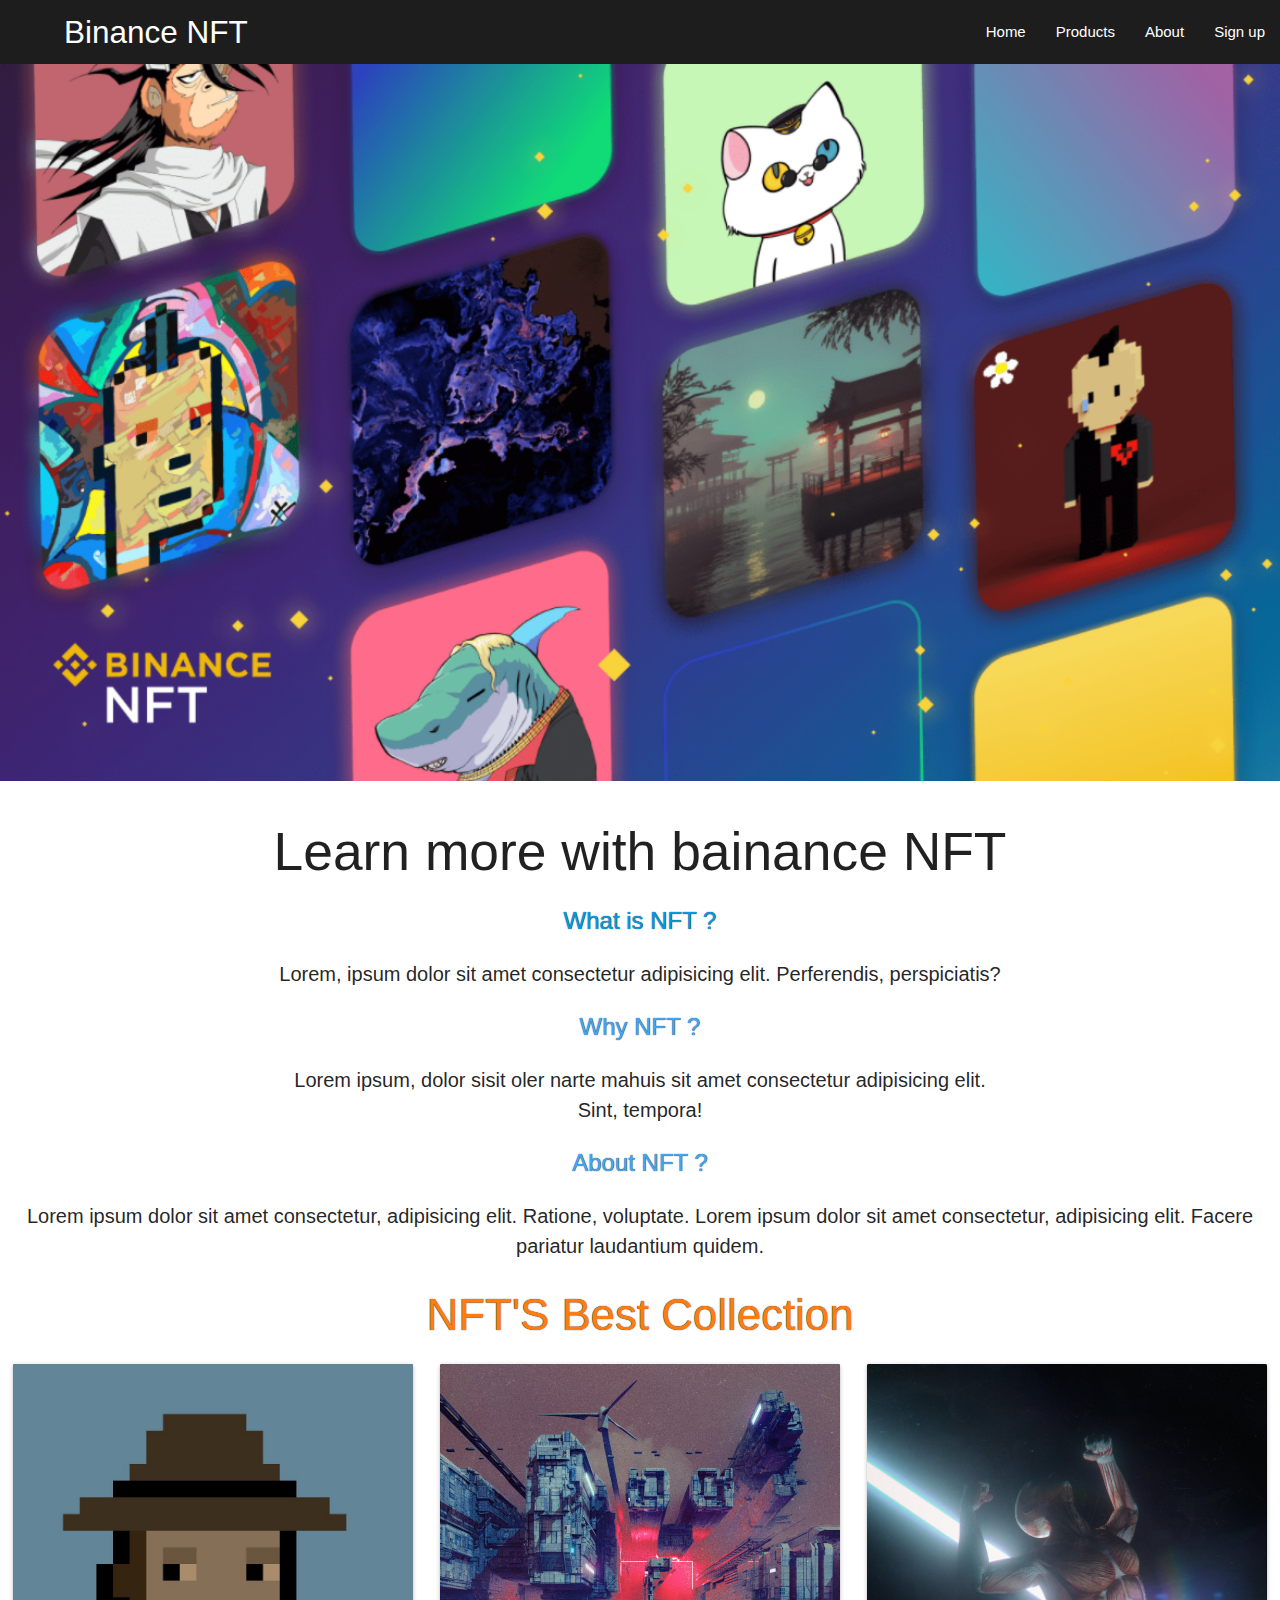
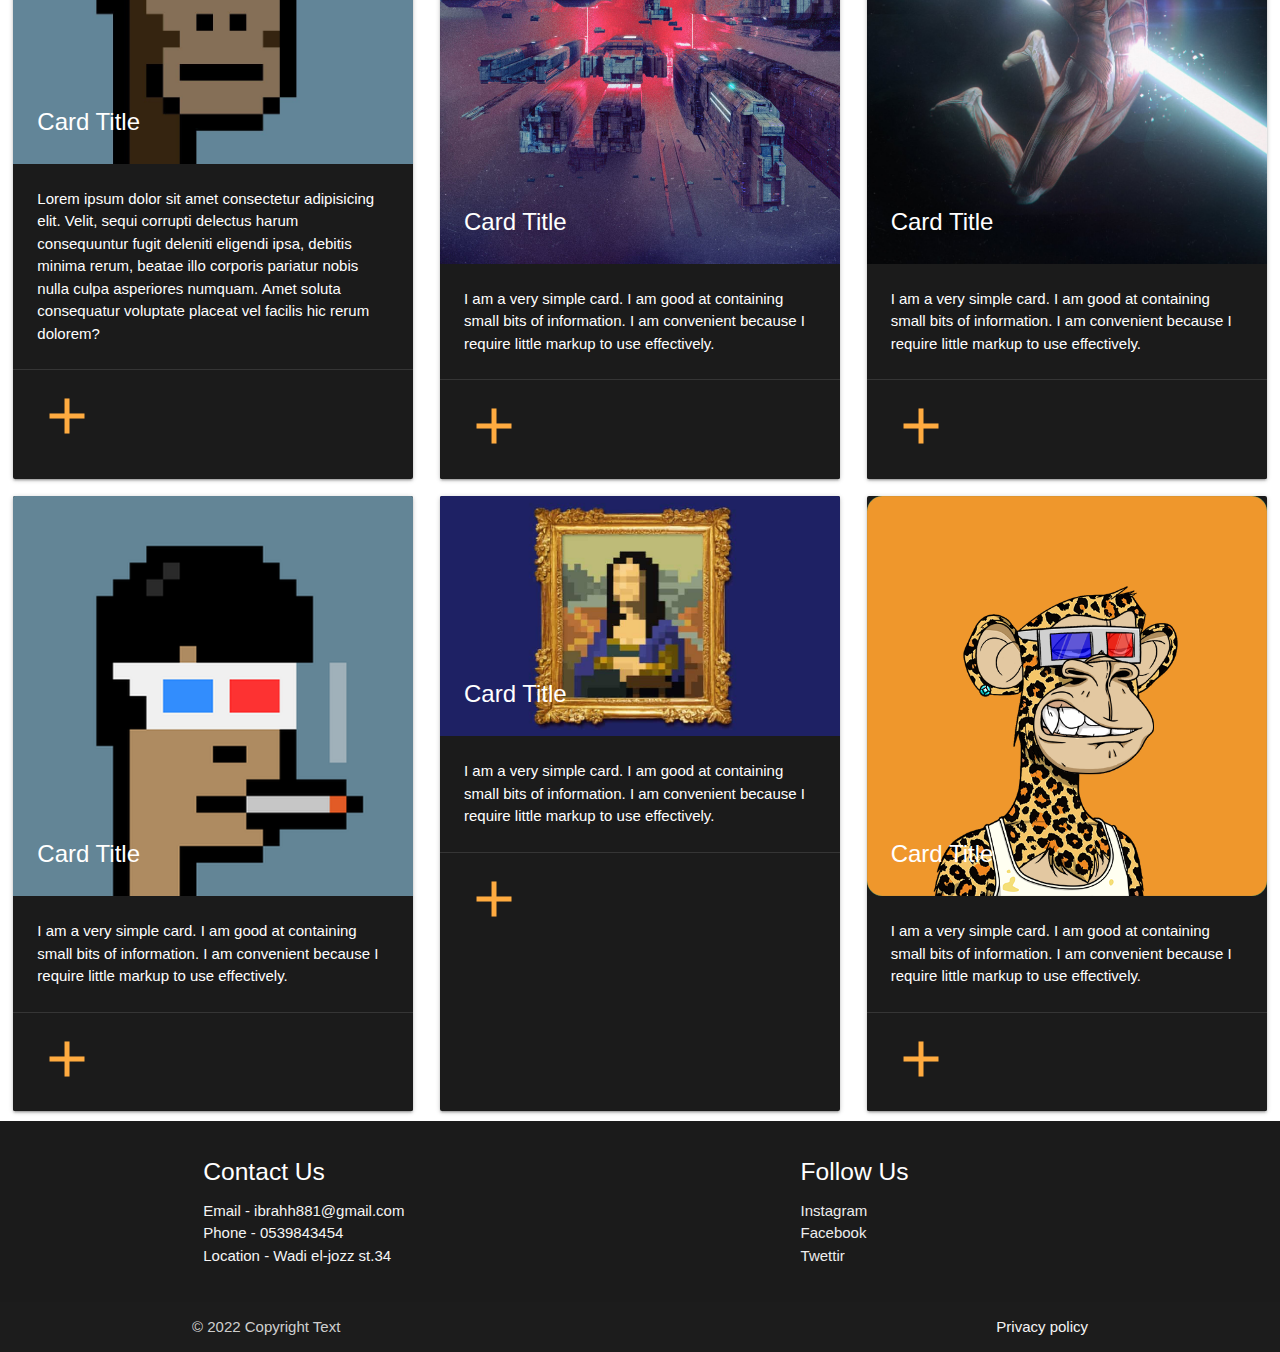
<file: index.html>
<!DOCTYPE html>
<html lang="en">
<head>
    <meta charset="UTF-8">
    <meta http-equiv="X-UA-Compatible" content="IE=edge">
    <meta name="viewport" content="width=device-width, initial-scale=1.0">
    <title>Document</title>
    <link href="https://fonts.googleapis.com/icon?family=Material+Icons" rel="stylesheet">
    <link rel="stylesheet" href="https://cdnjs.cloudflare.com/ajax/libs/materialize/1.0.0/css/materialize.min.css">
    <link rel="stylesheet" href="style.css">
    <link rel="stylesheet" href="SingUp.html">
</head>
<body>

    <nav>  
        <div class="nav-wrapper mainHeader">
            <a href="#" data-target="slide-out" class="sidenav-trigger"><i class="material-icons">menu</i></a>
            <a href="#" class="brand-logo logoP">Binance NFT</a>
            <ul id="nav-mobile" class="right hide-on-med-and-down">
                <li><a href="index.html">Home</a></li>
                <li><a href="products.html">Products</a></li>
                <li><a href="about.html">About</a></li>
                <li><a href="SingUp.html">Sign up</a></li>
            </ul>
        </div> 
    </nav>
    

      <ul id="slide-out" class="sidenav">
       <a class="closingButton"><i class="material-icons"></i></a>
        <li><a href="index.html">Home</a></li>
        <li><a href="products.html">Products</a></li>
        <li><a href="about.html">About</a></li>
        <li><a href="SingUp.html">Sign up</a></li>
        <li><div class="divider"></div></li>
        <li><a class="subheader">Follow us on</a></li>
        <li><a class="waves-effect" href="#!">Instagram</a></li>
        <li><a class="waves-effect" href="#!">Facebook</a></li>
        <li><a class="waves-effect" href="#!">Snapchat</a></li>
        <li><a class="waves-effect" href="#!">Twettir</a></li>
      </ul>

      <div><img class="backImgNft" src="images/nftBinance.PNG" alt=""></div>
      <div class="container">
        <div class="centered"></div>
         <p id="centerCon"></p>
      </div>

      <div class="aboutUs">
          <div class="aboutUsContent">
            <h2>Learn more with bainance NFT</h2>
           <ul>
               <li class="nftQu"><a href="#">What is NFT ?</a></li>
               <p>Lorem, ipsum dolor sit amet consectetur adipisicing elit. Perferendis, perspiciatis?</p>
               <li class="nftQu"><a href="#"></a>Why NFT ?</li>
               <p>Lorem ipsum, dolor sisit oler narte mahuis sit amet consectetur adipisicing elit. <br> Sint, tempora!</p>
               <li class="nftQu"><a href="#"></a>About NFT ?</li>
               <p>Lorem ipsum dolor sit amet consectetur, adipisicing elit. Ratione, voluptate. Lorem ipsum dolor sit amet consectetur, adipisicing elit. Facere pariatur laudantium quidem.</p>
           </ul>
          </div>

      </div>


      <div id="productTitle"><h3 class="nftsTitle">NFT'S Best Collection</h3></div>
      <div class="subContainer">

        <div class="card">
            <div class="card-image">
                <img src="images/nft1.jpg">
                <span class="card-title">Card Title</span>
            </div>
            <div class="card-content">
                <p>Lorem ipsum dolor sit amet consectetur adipisicing elit. Velit, sequi corrupti delectus harum consequuntur fugit deleniti eligendi ipsa, debitis minima rerum, beatae illo corporis pariatur nobis nulla culpa asperiores numquam. Amet soluta consequatur voluptate placeat vel facilis hic rerum dolorem?</p>
            </div>
            <div class="card-action">
                <a href="#"> <i class="medium material-icons">add</i></a>
            </div>
        </div>
        <div class="card">
            <div class="card-image">
                <img src="images/nft4.jpg">
                <span class="card-title">Card Title</span>
            </div>
            <div class="card-content">
                <p>I am a very simple card. I am good at containing small bits of information.
                    I am convenient because I require little markup to use effectively.</p>
            </div>
            <div class="card-action">
                <a href="#"> <i class="medium material-icons">add</i></a>
            </div>
        </div>
        <div class="card">
            <div class="card-image">
                <img src="images/nft3.jpg">
                <span class="card-title">Card Title</span>
            </div>
            <div class="card-content">
                <p>I am a very simple card. I am good at containing small bits of information.
                    I am convenient because I require little markup to use effectively.</p>
            </div>
            <div class="card-action">
                <a href="#"> <i class="medium material-icons">add</i></a>
            </div>
        </div>
        <div class="card">
            <div class="card-image">
                <img src="images/nft7.png">
                <span class="card-title">Card Title</span>
            </div>
            <div class="card-content">
                <p>I am a very simple card. I am good at containing small bits of information.
                    I am convenient because I require little markup to use effectively.</p>
            </div>
            <div class="card-action">
                <a href="#"> <i class="medium material-icons">add</i></a>
            </div>
        </div>
        <div class="card">
            <div class="card-image">
                <img src="images/nft6.jpg">
                <span class="card-title">Card Title</span>
            </div>
            <div class="card-content">
                <p>I am a very simple card. I am good at containing small bits of information.
                    I am convenient because I require little markup to use effectively.</p>
            </div>
            <div class="card-action">
                <a href="#"> <i class="medium material-icons">add</i></a>
            </div>
        </div>
    
        <div class="card">
            <div class="card-image">
                <img src="images/nft5.png">
                <span class="card-title">Card Title</span>
            </div>
            <div class="card-content">
                <p>I am a very simple card. I am good at containing small bits of information.
                    I am convenient because I require little markup to use effectively.</p>
            </div>
            <div class="card-action">
                <a href="#"> <i class="medium material-icons">add</i></a>
            </div>
        </div>
        
        <footer class="page-footer">
            <div class="container">
              <div class="row">
                <div class="col l6 s12">
                  <h5 class="white-text">Contact Us</h5>
                  <p class="grey-text text-lighten-4">Email - ibrahh881@gmail.com <br> Phone - 0539843454 <br> Location - Wadi el-jozz st.34</p>
                </div>
                <div class="col l4 offset-l2 s12">
                  <h5 class="white-text">Follow Us</h5>
                  <ul>
                    <li><a class="grey-text text-lighten-3" href="#!">Instagram</a></li>
                    <li><a class="grey-text text-lighten-3" href="#!">Facebook</a></li>
                    <li><a class="grey-text text-lighten-3" href="#!">Twettir</a></li>
                  </ul>
                </div>
              </div>
            </div>
            <div class="footer-copyright">
              <div class="container">
              © 2022 Copyright Text
              <a class="grey-text text-lighten-4 right" href="#!">Privacy policy</a>
              </div>
            </div>
          </footer>
              
    
    
    
        






    <script src="https://cdnjs.cloudflare.com/ajax/libs/materialize/1.0.0/js/materialize.min.js"></script>
    <script src="main.js"></script>

</body>
</html>
</file>
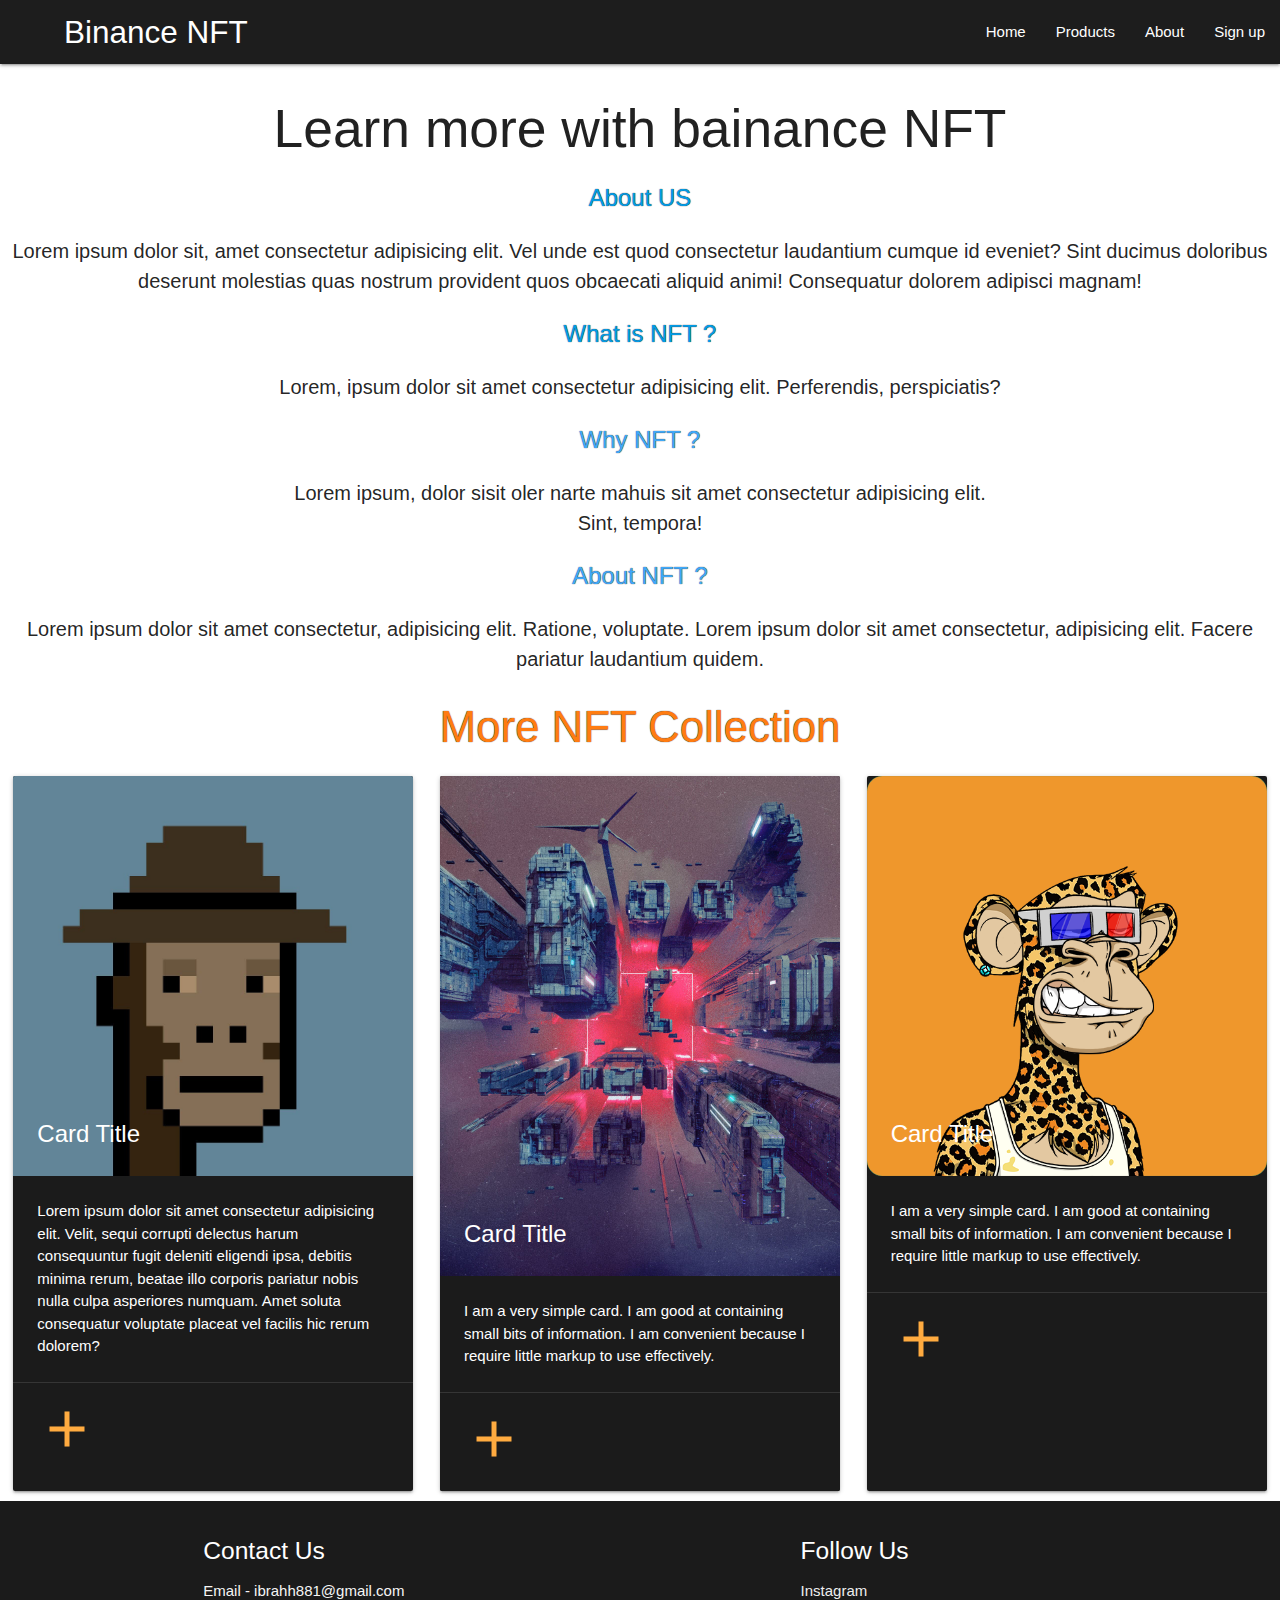
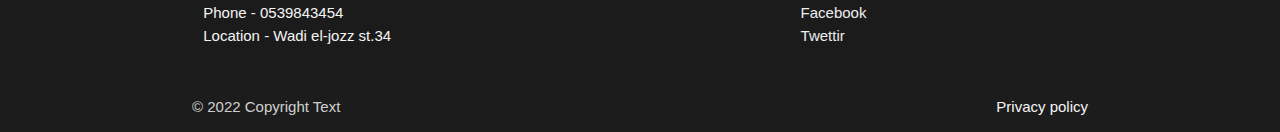
<file: about.html>
<!DOCTYPE html>
<html lang="en">
<head>
    <meta charset="UTF-8">
    <meta http-equiv="X-UA-Compatible" content="IE=edge">
    <meta name="viewport" content="width=device-width, initial-scale=1.0">
    <title>Document</title>
    <link href="https://fonts.googleapis.com/icon?family=Material+Icons" rel="stylesheet">
    <link rel="stylesheet" href="https://cdnjs.cloudflare.com/ajax/libs/materialize/1.0.0/css/materialize.min.css">
    <link rel="stylesheet" href="style.css">
    <link rel="stylesheet" href="SingUp.html">
</head>
<body>

    <nav>  
        <div class="nav-wrapper mainHeader">
            <a href="#" data-target="slide-out" class="sidenav-trigger"><i class="material-icons">menu</i></a>
            <a href="#" class="brand-logo logoP">Binance NFT</a>
            <ul id="nav-mobile" class="right hide-on-med-and-down">
                <li><a href="index.html">Home</a></li>
                <li><a href="products.html">Products</a></li>
                <li><a href="about.html">About</a></li>
                <li><a href="SingUp.html">Sign up</a></li>
            </ul>
        </div> 
    </nav>
    

      <ul id="slide-out" class="sidenav">
       <a class="closingButton"><i class="material-icons"></i></a>
        <li><a href="index.html">Home</a></li>
        <li><a href="products.html">Products</a></li>
        <li><a href="about.html">About</a></li>
        <li><a href="SingUp.html">Sign up</a></li>
        <li><div class="divider"></div></li>
        <li><a class="subheader">Follow us on</a></li>
        <li><a class="waves-effect" href="#!">Instagram</a></li>
        <li><a class="waves-effect" href="#!">Facebook</a></li>
        <li><a class="waves-effect" href="#!">Snapchat</a></li>
        <li><a class="waves-effect" href="#!">Twettir</a></li>
      </ul>


      <div class="aboutUs">
          <div class="aboutUsContent">
            <h2>Learn more with bainance NFT</h2>
           <ul>
            <li class="nftQu"><a href="#">About US</a></li>
            <p>Lorem ipsum dolor sit, amet consectetur adipisicing elit. Vel unde est quod consectetur laudantium cumque id eveniet? Sint ducimus doloribus deserunt molestias quas nostrum provident quos obcaecati aliquid animi! Consequatur dolorem adipisci magnam!</p>
               <li class="nftQu"><a href="#">What is NFT ?</a></li>
               <p>Lorem, ipsum dolor sit amet consectetur adipisicing elit. Perferendis, perspiciatis?</p>
               <li class="nftQu"><a href="#"></a>Why NFT ?</li>
               <p>Lorem ipsum, dolor sisit oler narte mahuis sit amet consectetur adipisicing elit. <br> Sint, tempora!</p>
               <li class="nftQu"><a href="#"></a>About NFT ?</li>
               <p>Lorem ipsum dolor sit amet consectetur, adipisicing elit. Ratione, voluptate. Lorem ipsum dolor sit amet consectetur, adipisicing elit. Facere pariatur laudantium quidem.</p>
           </ul>
          </div>

      </div>
      <div id="productTitle"><h3 class="nftsTitle">More NFT Collection</h3></div>
      <div class="subContainer">

        <div class="card">
            <div class="card-image">
                <img src="images/nft1.jpg">
                <span class="card-title">Card Title</span>
            </div>
            <div class="card-content">
                <p>Lorem ipsum dolor sit amet consectetur adipisicing elit. Velit, sequi corrupti delectus harum consequuntur fugit deleniti eligendi ipsa, debitis minima rerum, beatae illo corporis pariatur nobis nulla culpa asperiores numquam. Amet soluta consequatur voluptate placeat vel facilis hic rerum dolorem?</p>
            </div>
            <div class="card-action">
                <a href="#"> <i class="medium material-icons">add</i></a>
            </div>
        </div>
        <div class="card">
            <div class="card-image">
                <img src="images/nft4.jpg">
                <span class="card-title">Card Title</span>
            </div>
            <div class="card-content">
                <p>I am a very simple card. I am good at containing small bits of information.
                    I am convenient because I require little markup to use effectively.</p>
            </div>
            <div class="card-action">
                <a href="#"> <i class="medium material-icons">add</i></a>
            </div>
        </div>
        <div class="card">
            <div class="card-image">
                <img src="images/nft5.png">
                <span class="card-title">Card Title</span>
            </div>
            <div class="card-content">
                <p>I am a very simple card. I am good at containing small bits of information.
                    I am convenient because I require little markup to use effectively.</p>
            </div>
            <div class="card-action">
                <a href="#"> <i class="medium material-icons">add</i></a>
            </div>
        </div>


      
        <footer class="page-footer">
            <div class="container">
              <div class="row">
                <div class="col l6 s12">
                  <h5 class="white-text">Contact Us</h5>
                  <p class="grey-text text-lighten-4">Email - ibrahh881@gmail.com <br> Phone - 0539843454 <br> Location - Wadi el-jozz st.34</p>
                </div>
                <div class="col l4 offset-l2 s12">
                  <h5 class="white-text">Follow Us</h5>
                  <ul>
                    <li><a class="grey-text text-lighten-3" href="#!">Instagram</a></li>
                    <li><a class="grey-text text-lighten-3" href="#!">Facebook</a></li>
                    <li><a class="grey-text text-lighten-3" href="#!">Twettir</a></li>
                  </ul>
                </div>
              </div>
            </div>
            <div class="footer-copyright">
              <div class="container">
              © 2022 Copyright Text
              <a class="grey-text text-lighten-4 right" href="#!">Privacy policy</a>
              </div>
            </div>
          </footer>
              
    
    
    
        






    <script src="https://cdnjs.cloudflare.com/ajax/libs/materialize/1.0.0/js/materialize.min.js"></script>
    <script src="main.js"></script>

</body>
</html>
</file>
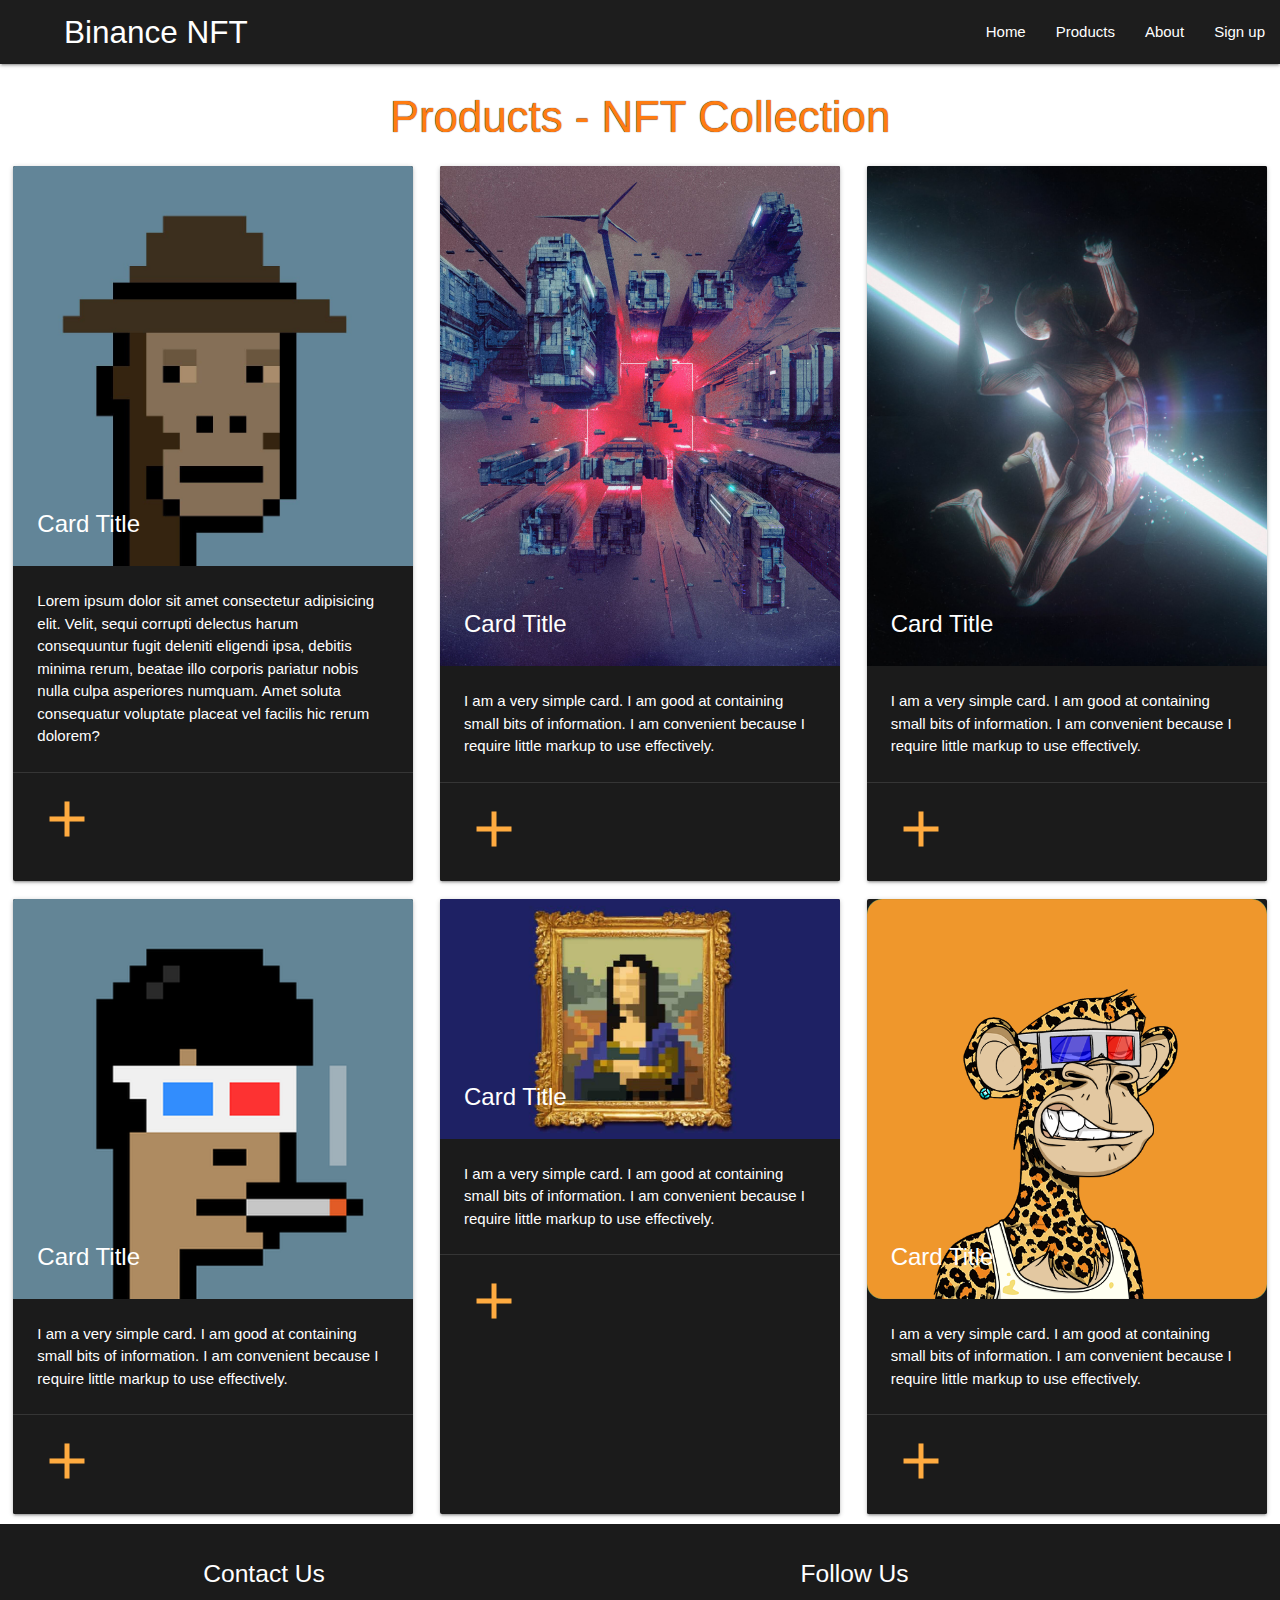
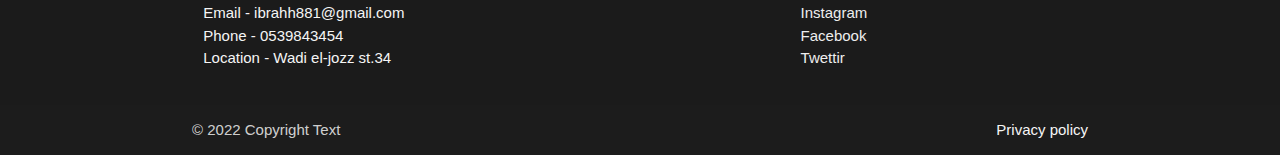
<file: products.html>
<!DOCTYPE html>
<html lang="en">
<head>
    <meta charset="UTF-8">
    <meta http-equiv="X-UA-Compatible" content="IE=edge">
    <meta name="viewport" content="width=device-width, initial-scale=1.0">
    <title>Document</title>
    <link href="https://fonts.googleapis.com/icon?family=Material+Icons" rel="stylesheet">
    <link rel="stylesheet" href="https://cdnjs.cloudflare.com/ajax/libs/materialize/1.0.0/css/materialize.min.css">
    <link rel="stylesheet" href="style.css">
    <link rel="stylesheet" href="SingUp.html">
</head>
<body>

    <nav>  
        <div class="nav-wrapper mainHeader">
            <a href="#" data-target="slide-out" class="sidenav-trigger"><i class="material-icons">menu</i></a>
            <a href="#" class="brand-logo logoP">Binance NFT</a>
            <ul id="nav-mobile" class="right hide-on-med-and-down">
                <li><a href="index.html">Home</a></li>
                <li><a href="products.html">Products</a></li>
                <li><a href="about.html">About</a></li>
                <li><a href="SingUp.html">Sign up</a></li>
            </ul>
        </div> 
    </nav>
    

      <ul id="slide-out" class="sidenav">
       <a class="closingButton"><i class="material-icons"></i></a>
        <li><a href="index.html">Home</a></li>
        <li><a href="products.html">Products</a></li>
        <li><a href="about.html">About</a></li>
        <li><a href="SingUp.html">Sign up</a></li>
        <li><div class="divider"></div></li>
        <li><a class="subheader">Follow us on</a></li>
        <li><a class="waves-effect" href="#!">Instagram</a></li>
        <li><a class="waves-effect" href="#!">Facebook</a></li>
        <li><a class="waves-effect" href="#!">Snapchat</a></li>
        <li><a class="waves-effect" href="#!">Twettir</a></li>
      </ul>

    

      <div id="productTitle"><h3 class="nftsTitle">Products - NFT Collection</h3></div>
      <div class="subContainer">

        <div class="card">
            <div class="card-image">
                <img src="images/nft1.jpg">
                <span class="card-title">Card Title</span>
            </div>
            <div class="card-content">
                <p>Lorem ipsum dolor sit amet consectetur adipisicing elit. Velit, sequi corrupti delectus harum consequuntur fugit deleniti eligendi ipsa, debitis minima rerum, beatae illo corporis pariatur nobis nulla culpa asperiores numquam. Amet soluta consequatur voluptate placeat vel facilis hic rerum dolorem?</p>
            </div>
            <div class="card-action">
                <a href="#"> <i class="medium material-icons">add</i></a>
            </div>
        </div>
        <div class="card">
            <div class="card-image">
                <img src="images/nft4.jpg">
                <span class="card-title">Card Title</span>
            </div>
            <div class="card-content">
                <p>I am a very simple card. I am good at containing small bits of information.
                    I am convenient because I require little markup to use effectively.</p>
            </div>
            <div class="card-action">
                <a href="#"> <i class="medium material-icons">add</i></a>
            </div>
        </div>
        <div class="card">
            <div class="card-image">
                <img src="images/nft3.jpg">
                <span class="card-title">Card Title</span>
            </div>
            <div class="card-content">
                <p>I am a very simple card. I am good at containing small bits of information.
                    I am convenient because I require little markup to use effectively.</p>
            </div>
            <div class="card-action">
                <a href="#"> <i class="medium material-icons">add</i></a>
            </div>
        </div>
        <div class="card">
            <div class="card-image">
                <img src="images/nft7.png">
                <span class="card-title">Card Title</span>
            </div>
            <div class="card-content">
                <p>I am a very simple card. I am good at containing small bits of information.
                    I am convenient because I require little markup to use effectively.</p>
            </div>
            <div class="card-action">
                <a href="#"> <i class="medium material-icons">add</i></a>
            </div>
        </div>
        <div class="card">
            <div class="card-image">
                <img src="images/nft6.jpg">
                <span class="card-title">Card Title</span>
            </div>
            <div class="card-content">
                <p>I am a very simple card. I am good at containing small bits of information.
                    I am convenient because I require little markup to use effectively.</p>
            </div>
            <div class="card-action">
                <a href="#"> <i class="medium material-icons">add</i></a>
            </div>
        </div>
    
        <div class="card">
            <div class="card-image">
                <img src="images/nft5.png">
                <span class="card-title">Card Title</span>
            </div>
            <div class="card-content">
                <p>I am a very simple card. I am good at containing small bits of information.
                    I am convenient because I require little markup to use effectively.</p>
            </div>
            <div class="card-action">
                <a href="#"> <i class="medium material-icons">add</i></a>
            </div>
        </div>
        
        <footer class="page-footer">
            <div class="container">
              <div class="row">
                <div class="col l6 s12">
                  <h5 class="white-text">Contact Us</h5>
                  <p class="grey-text text-lighten-4">Email - ibrahh881@gmail.com <br> Phone - 0539843454 <br> Location - Wadi el-jozz st.34</p>
                </div>
                <div class="col l4 offset-l2 s12">
                  <h5 class="white-text">Follow Us</h5>
                  <ul>
                    <li><a class="grey-text text-lighten-3" href="#!">Instagram</a></li>
                    <li><a class="grey-text text-lighten-3" href="#!">Facebook</a></li>
                    <li><a class="grey-text text-lighten-3" href="#!">Twettir</a></li>
                  </ul>
                </div>
              </div>
            </div>
            <div class="footer-copyright">
              <div class="container">
              © 2022 Copyright Text
              <a class="grey-text text-lighten-4 right" href="#!">Privacy policy</a>
              </div>
            </div>
          </footer>
              
    
    
    
        






    <script src="https://cdnjs.cloudflare.com/ajax/libs/materialize/1.0.0/js/materialize.min.js"></script>
    <script src="main.js"></script>

</body>
</html>
</file>
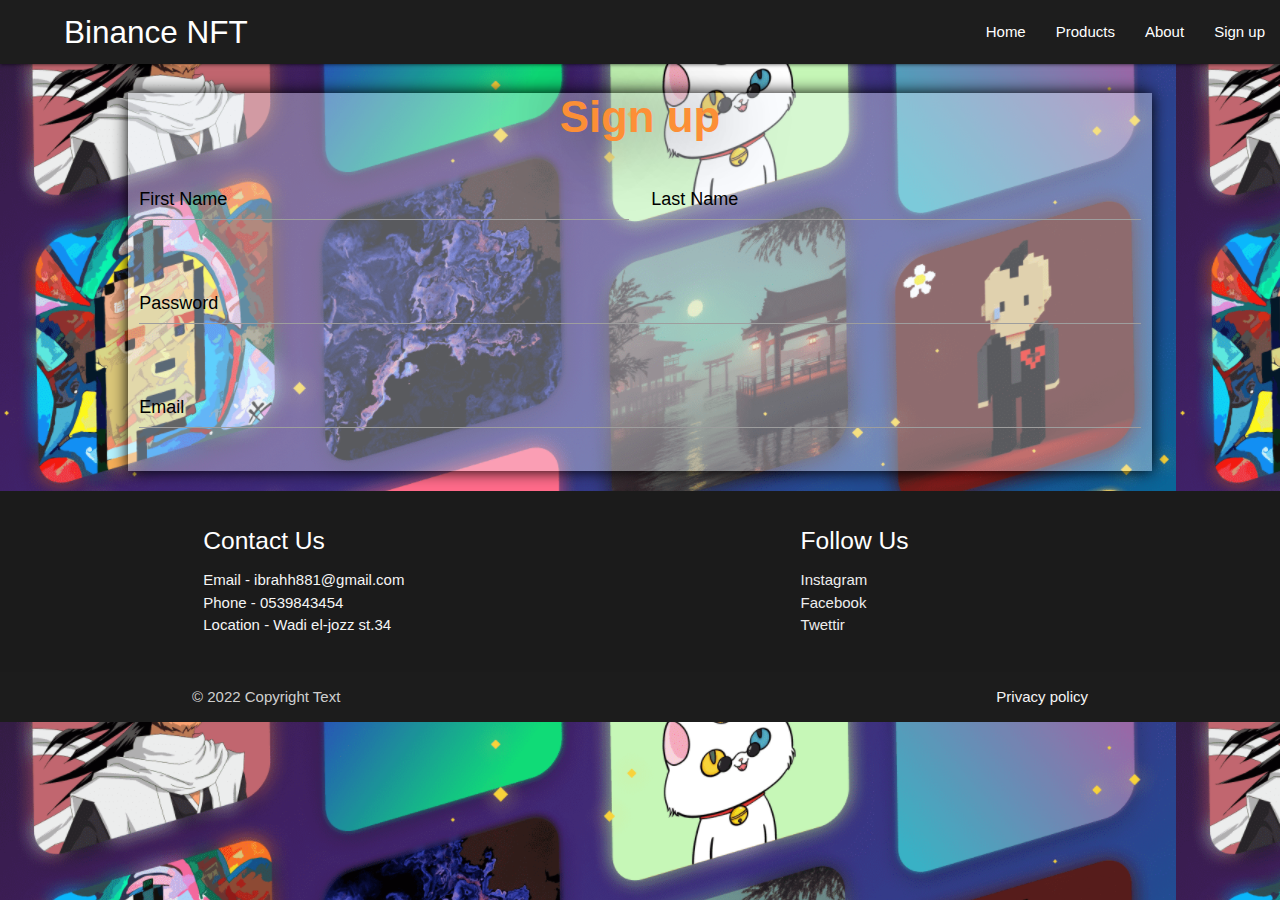
<file: SingUp.html>
<!DOCTYPE html>
<html lang="en">
<head>
    <meta charset="UTF-8">
    <meta http-equiv="X-UA-Compatible" content="IE=edge">
    <meta name="viewport" content="width=device-width, initial-scale=1.0">
    <title>Sign up</title>
    <link href="https://fonts.googleapis.com/icon?family=Material+Icons" rel="stylesheet">
    <link rel="stylesheet" href="https://cdnjs.cloudflare.com/ajax/libs/materialize/1.0.0/css/materialize.min.css">
    <link rel="stylesheet" href="style.css">
    <link rel="stylesheet" href="sign.css">
</head>
<body>

    <nav>  
        <div class="nav-wrapper mainHeader">
            <a href="#" data-target="slide-out" class="sidenav-trigger"><i class="material-icons">menu</i></a>
            <a href="#" class="brand-logo logoP">Binance NFT</a>
            <ul id="nav-mobile" class="right hide-on-med-and-down">
                <li><a href="index.html">Home</a></li>
                <li><a href="products.html">Products</a></li>
                <li><a href="about.html">About</a></li>
                <li><a href="SingUp.html">Sign up</a></li>
            </ul>
        </div> 
    </nav>
    

      <ul id="slide-out" class="sidenav">
       <a class="closingButton"><i class="material-icons"></i></a>
        <li><a href="index.html">Home</a></li>
        <li><a href="products.html">Products</a></li>
        <li><a href="about.html">About</a></li>
        <li><a href="SingUp.html">Sign up</a></li>
        <li><div class="divider"></div></li>
        <li><a class="subheader">Follow us on</a></li>
        <li><a class="waves-effect" href="#!">Instagram</a></li>
        <li><a class="waves-effect" href="#!">Facebook</a></li>
        <li><a class="waves-effect" href="#!">Snapchat</a></li>
        <li><a class="waves-effect" href="#!">Twettir</a></li>
      </ul>

    
      <div class="signUp">
          <div class="signUpForm">
              <h3 class="signUpW">Sign up</h3>
               <div class="row">
            <form class="col s12">
              <div class="row">
                <div class="input-field col s6">
                    <input id="last_name" type="text" class="validate">
                    <label for="last_name">First Name</label>
                  </div>
                <div class="input-field col s6">
                  <input id="last_name" type="text" class="validate">
                  <label for="last_name">Last Name</label>
                </div>
              </div>
             
              <div class="row">
                <div class="input-field col s12">
                  <input id="password" type="password" class="validate">
                  <label for="password">Password</label>
                </div>
              </div>
              <div class="row">
                <div class="input-field col s12">
                  <input id="email" type="email" class="validate">
                  <label for="email">Email</label>
                </div>
              </div>
            </form>
          </div>
          </div>
       
                
      </div>
     
        
        <footer class="page-footer">
            <div class="container">
              <div class="row">
                <div class="col l6 s12">
                  <h5 class="white-text">Contact Us</h5>
                  <p class="grey-text text-lighten-4">Email - ibrahh881@gmail.com <br> Phone - 0539843454 <br> Location - Wadi el-jozz st.34</p>
                </div>
                <div class="col l4 offset-l2 s12">
                  <h5 class="white-text">Follow Us</h5>
                  <ul>
                    <li><a class="grey-text text-lighten-3" href="#!">Instagram</a></li>
                    <li><a class="grey-text text-lighten-3" href="#!">Facebook</a></li>
                    <li><a class="grey-text text-lighten-3" href="#!">Twettir</a></li>
                  </ul>
                </div>
              </div>
            </div>
            <div class="footer-copyright">
              <div class="container">
              © 2022 Copyright Text
              <a class="grey-text text-lighten-4 right" href="#!">Privacy policy</a>
              </div>
            </div>
          </footer>
              
    
    
    
        






    <script src="https://cdnjs.cloudflare.com/ajax/libs/materialize/1.0.0/js/materialize.min.js"></script>
    <script src="main.js"></script>

</body>
</html>
</file>
<file: style.css>
body{
    height: 100%;
}
        

.mainHeader{
    background-color: rgb(29, 29, 29);
}
.logoP{
    margin-left: 5%;
}
.closingButton{
    width: 100%;
    height: 20px;
    color: rgb(201, 201, 201);
}

.closingButton:hover{
    background-color: #fff;
}
.backImgNft{
    width: 100%;
}
.nftsTitle{
    text-align: center;
    color: rgb(255, 124, 17);
    text-shadow: 0 0 1px #000;
}
  .card-image{
    display: grid;
    justify-items: center;
    align-items: center;
    grid-template-columns: 1fr; 
    align-items: center;
    justify-items: center;
}
.subContainer{
    width: 100%;
    display: flex;
    flex-wrap: wrap;
    
}
.mainHeader ul li a:hover{
    color: rgb(252, 143, 54);
    transition: 0.4s;
}
.card{
    width: 400px;
    background-color:rgb(27, 27, 27);
    color: #fff;
    margin-left: auto !important;
    margin-right: auto !important;
    margin-bottom: 10px !important;
}
.page-footer{
    width: 100%;
    background-color: rgb(27, 27, 27);
}
.centered {
    position: absolute;
    top: 50%;
    left: 50%;
    transform: translate(-50%, -50%);
    color: #fff;
    font-size: 300%;
}
#centerCon{
    color: rgb(255, 255, 255);
    text-shadow: 0 0 15px #000;
    font-size: 70px;
    top: 30%;
    left: 27%;
    position: absolute;
    transform: translate(-50%, -50%);
}
.aboutUs{
    width: 100%;
    height: 100%;


}
.aboutUsContent{
    font-size: 20px;
    text-align: center;
    font-weight: 500;
    width: 100%;
    height: 100%;
}
.nftQu{
    color: rgb(65, 168, 247);
    font-size: x-large;
    text-shadow: 0 0 1px #000;
}
</file>
<file: sign.css>
body{
    background-image: url(images/nftBinance.PNG);
}
.signUp{
    width: 100%;
    height: 100%;
   
}
.signUpForm{
    margin: auto;
    width: 80%;
    height: 50%;
    box-shadow: 0 0 15px #000;
    background-color: rgba(240, 248, 255, 0.363);
}
.signUpW{
    color: rgb(252, 143, 54);
    font-weight: 600;
    text-align: center;
    text-shadow: 0 0 70px #000;
}
.page-footer{
    width: 100%;
    background-color: rgb(27, 27, 27);
}
.row input{
    color: rgb(17, 9, 9);
}
.row label{
    color: rgb(0, 0, 0);
    font-size: large;
}
</file>
